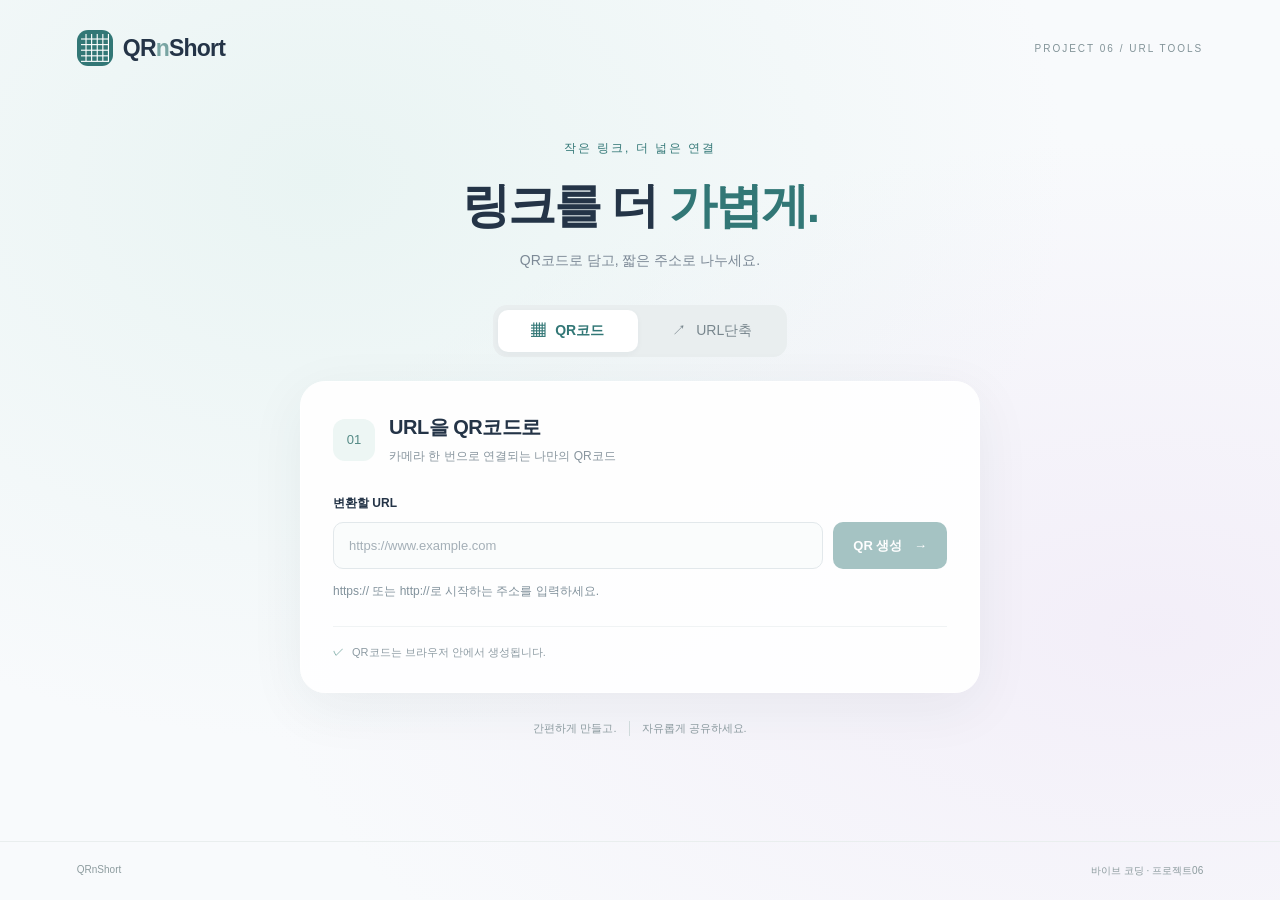
<file: index.html>
<!DOCTYPE html>
<html lang="ko">
<head>
  <meta charset="UTF-8">
  <meta name="viewport" content="width=device-width, initial-scale=1">
  <meta name="description" content="URL을 QR코드로 만들고 짧은 링크로 공유하는 QRnShort">
  <title>QRnShort · 링크를 더 가볍게</title>
  <link rel="stylesheet" href="style.css">
  <script src="script.js" defer></script>
</head>
<body>
  <header>
    <a class="brand" href="index.html" aria-label="QRnShort 홈"><span class="brand-icon" aria-hidden="true">▦</span>QR<span>n</span>Short</a>
    <span class="project-label">PROJECT 06 / URL TOOLS</span>
  </header>
  <main>
    <div class="intro"><span class="eyebrow">작은 링크, 더 넓은 연결</span><h1>링크를 더 <em>가볍게.</em></h1><p>QR코드로 담고, 짧은 주소로 나누세요.</p></div>
    <nav class="tabs" aria-label="URL 도구 선택">
      <a id="qr-tab" href="url2qr/index.html" aria-current="page"><span aria-hidden="true">▦</span> QR코드</a>
      <a id="short-tab" href="urlShort/index.html"><span aria-hidden="true">↗</span> URL단축</a>
    </nav>

    <section id="qr-panel" class="tool-card" aria-labelledby="qr-title">
      <div class="tool-heading"><span class="badge">01</span><div><h2 id="qr-title">URL을 QR코드로</h2><p>카메라 한 번으로 연결되는 나만의 QR코드</p></div></div>
      <div id="qr-result" hidden>
        <button id="download-qr" class="qr-download" type="button" aria-label="QR코드 JPG 다운로드"><canvas id="qr-canvas" width="360" height="360" role="img" aria-label="입력한 URL의 QR코드"></canvas></button>
        <p class="download-hint">QR코드를 클릭하면 JPG로 저장됩니다.</p>
      </div>
      <form id="qr-form">
        <label for="qr-url">변환할 URL</label>
        <div class="input-row"><input id="qr-url" type="url" placeholder="https://www.example.com" required autocomplete="url" maxlength="2000"><button id="generate" type="submit" class="primary" disabled>QR 생성 <span aria-hidden="true">→</span></button></div>
      </form>
      <p id="qr-status" class="status" role="status" aria-live="polite">https:// 또는 http://로 시작하는 주소를 입력하세요.</p>
      <div class="tool-note"><span aria-hidden="true">✓</span> QR코드는 브라우저 안에서 생성됩니다.</div>
    </section>

    <section id="short-panel" class="tool-card" aria-labelledby="short-title" hidden>
      <div class="tool-heading"><span class="badge">02</span><div><h2 id="short-title">긴 주소를 짧게</h2><p>공유하기 쉬운 짧은 링크를 만들어 보세요.</p></div></div>
      <form id="short-form">
        <label for="long-url">URL 입력</label>
        <div class="input-row"><input id="long-url" type="url" placeholder="https://www.example.com/your-long-link" required autocomplete="url" maxlength="2000"><button id="shorten" type="submit" class="primary" disabled>단축하기 <span aria-hidden="true">→</span></button></div>
      </form>
      <p class="privacy-note">단축하기를 누르면 입력한 주소가 da.gd에 전달됩니다.</p>
      <label for="short-output" class="output-label">단축된 URL</label>
      <div class="input-row output-row"><input id="short-output" type="text" readonly placeholder="단축된 링크가 여기에 표시됩니다"><button id="copy" class="secondary" type="button" disabled>복사</button></div>
      <p id="short-status" class="status" role="status" aria-live="polite">주소를 입력하면 단축하기 버튼이 활성화됩니다.</p>
      <div class="tool-note"><span aria-hidden="true">↗</span> URL 단축에는 인터넷 연결이 필요합니다.</div>
    </section>
    <noscript><p class="status">이 도구를 사용하려면 브라우저의 JavaScript를 켜 주세요.</p></noscript>
    <div class="bottom-note"><span>간편하게 만들고.</span><span>자유롭게 공유하세요.</span></div>
  </main>
  <footer><span>QRnShort</span><span>바이브 코딩 · 프로젝트06</span></footer>
</body>
</html>
</file>
<file: style.css>
:root { font-family: "맑은 고딕", Arial, sans-serif; color: #243447; background: #f8fafc; --x: 25%; --y: 20%; --accent: #327776; }
* { box-sizing: border-box; }
[hidden] { display: none !important; }
body { margin: 0; min-height: 100vh; background: radial-gradient(ellipse at var(--x) var(--y), #dcefeb88, transparent 55%), radial-gradient(ellipse at 90% 70%, #eee4f588, transparent 55%); display: flex; flex-direction: column; }
a { color: inherit; text-decoration: none; }
button, input { font: inherit; }
button { cursor: pointer; }
button:disabled { opacity: .43; cursor: not-allowed; }
button, a, input { -webkit-tap-highlight-color: transparent; }
:focus-visible { outline: 3px solid #539d9c; outline-offset: 4px; }
header { padding: 30px 6%; display: flex; align-items: center; justify-content: space-between; gap: 20px; }
.brand { display: inline-flex; align-items: center; font-size: 23px; font-weight: 750; letter-spacing: -.8px; }
.brand > span:not(.brand-icon) { color: #79a5a3; }
.brand-icon { width: 36px; height: 36px; display: grid; place-items: center; margin-right: 10px; background: #327776; color: white; border-radius: 11px; font-size: 28px; font-weight: normal; }
.project-label { font-size: 10px; letter-spacing: 2px; color: #829398; }
main { width: min(680px, calc(100% - 36px)); margin: 42px auto 55px; flex: 1; }
.intro { text-align: center; }
.eyebrow { font-size: 12px; color: var(--accent); letter-spacing: 2px; }
h1 { margin: 17px 0 14px; font-size: clamp(32px, 6vw, 48px); letter-spacing: -2px; font-weight: 750; }
h1 em { font-style: normal; color: var(--accent); }
.intro p { font-size: 14px; color: #7c8996; margin: 0; }
.tabs { display: flex; gap: 5px; padding: 5px; width: 294px; border-radius: 14px; background: #e9eeef; margin: 35px auto 24px; }
.tabs a { flex: 1; border-radius: 10px; padding: 12px 10px; text-align: center; font-size: 14px; color: #78868d; }
.tabs a[aria-current="page"] { color: var(--accent); background: white; box-shadow: 0 2px 6px #2434470a; font-weight: bold; }
.tabs a span { margin-right: 6px; }
.tool-card { background: #ffffffec; border: 1px solid #fff; border-radius: 25px; padding: 32px; box-shadow: 0 15px 55px #253b4610; }
.tool-heading { display: flex; gap: 14px; align-items: center; margin-bottom: 30px; }
.badge { display: grid; place-items: center; width: 42px; height: 42px; border-radius: 12px; background: #edf6f4; color: #548a85; font-size: 13px; }
h2 { font-size: 20px; letter-spacing: -.5px; margin: 0 0 7px; }
.tool-heading p { margin: 0; font-size: 12px; color: #88959e; }
label { display: block; font-size: 12px; font-weight: 600; margin-bottom: 10px; }
.input-row { display: flex; gap: 10px; }
input { min-width: 0; flex: 1; width: 100%; padding: 15px; border: 1px solid #e2e8eb; border-radius: 10px; background: #fafcfc; font-size: 13px; color: #243447; }
input::placeholder { color: #a4afb7; }
button { border: 0; border-radius: 10px; padding: 13px 20px; font-size: 13px; font-weight: 600; transition: transform .2s, background .2s; }
button:not(:disabled):hover { transform: translateY(-1px); }
.primary { background: var(--accent); color: white; white-space: nowrap; }
.primary:hover:not(:disabled) { background: #246260; }
.primary span { padding-left: 8px; }
.secondary { color: var(--accent); background: #eaf4f1; min-width: 74px; }
.status { color: #82929c; font-size: 12px; line-height: 1.7; min-height: 21px; margin: 12px 0 0; overflow-wrap: anywhere; }
.status.error { color: #ba4545; }
.tool-note { display: flex; gap: 8px; margin-top: 24px; padding-top: 18px; border-top: 1px solid #f0f3f4; color: #8d9ba3; font-size: 11px; }
.tool-note span { color: #5e9790; }
#qr-result { text-align: center; margin-bottom: 27px; animation: appear .4s ease; }
.qr-download { display: inline-block; padding: 6px; border: 1px solid #e8eef0; border-radius: 16px; background: white; }
canvas { width: min(240px, 100%); height: auto; display: block; }
.download-hint { font-size: 11px; color: #8b98a1; margin: 12px 0 0; }
.privacy-note { font-size: 11px; color: #8b98a1; line-height: 1.7; }
.output-label { margin-top: 28px; }
.output-row input { color: #327776; }
.bottom-note { display: flex; justify-content: center; gap: 12px; font-size: 11px; color: #8b9a9f; margin-top: 28px; }
.bottom-note span + span { border-left: 1px solid #cfdadb; padding-left: 12px; }
footer { padding: 22px 6%; display: flex; justify-content: space-between; font-size: 10px; color: #8c9b9e; border-top: 1px solid #e9eeee; }
@keyframes appear { from { opacity: 0; transform: translateY(8px); } to { opacity: 1; transform: translateY(0); } }
@media (max-width: 540px) { header { padding: 22px; } .project-label { display: none; } main { margin-top: 28px; } .tool-card { padding: 25px 20px; } .input-row { flex-wrap: wrap; } .input-row .primary { width: 100%; } .input-row input { flex-basis: 160px; } h2 { font-size: 18px; } .tool-heading p { font-size: 11px; } }
@media (prefers-reduced-motion: reduce) { *, *::before, *::after { animation: none !important; transition: none !important; } }
</file>
